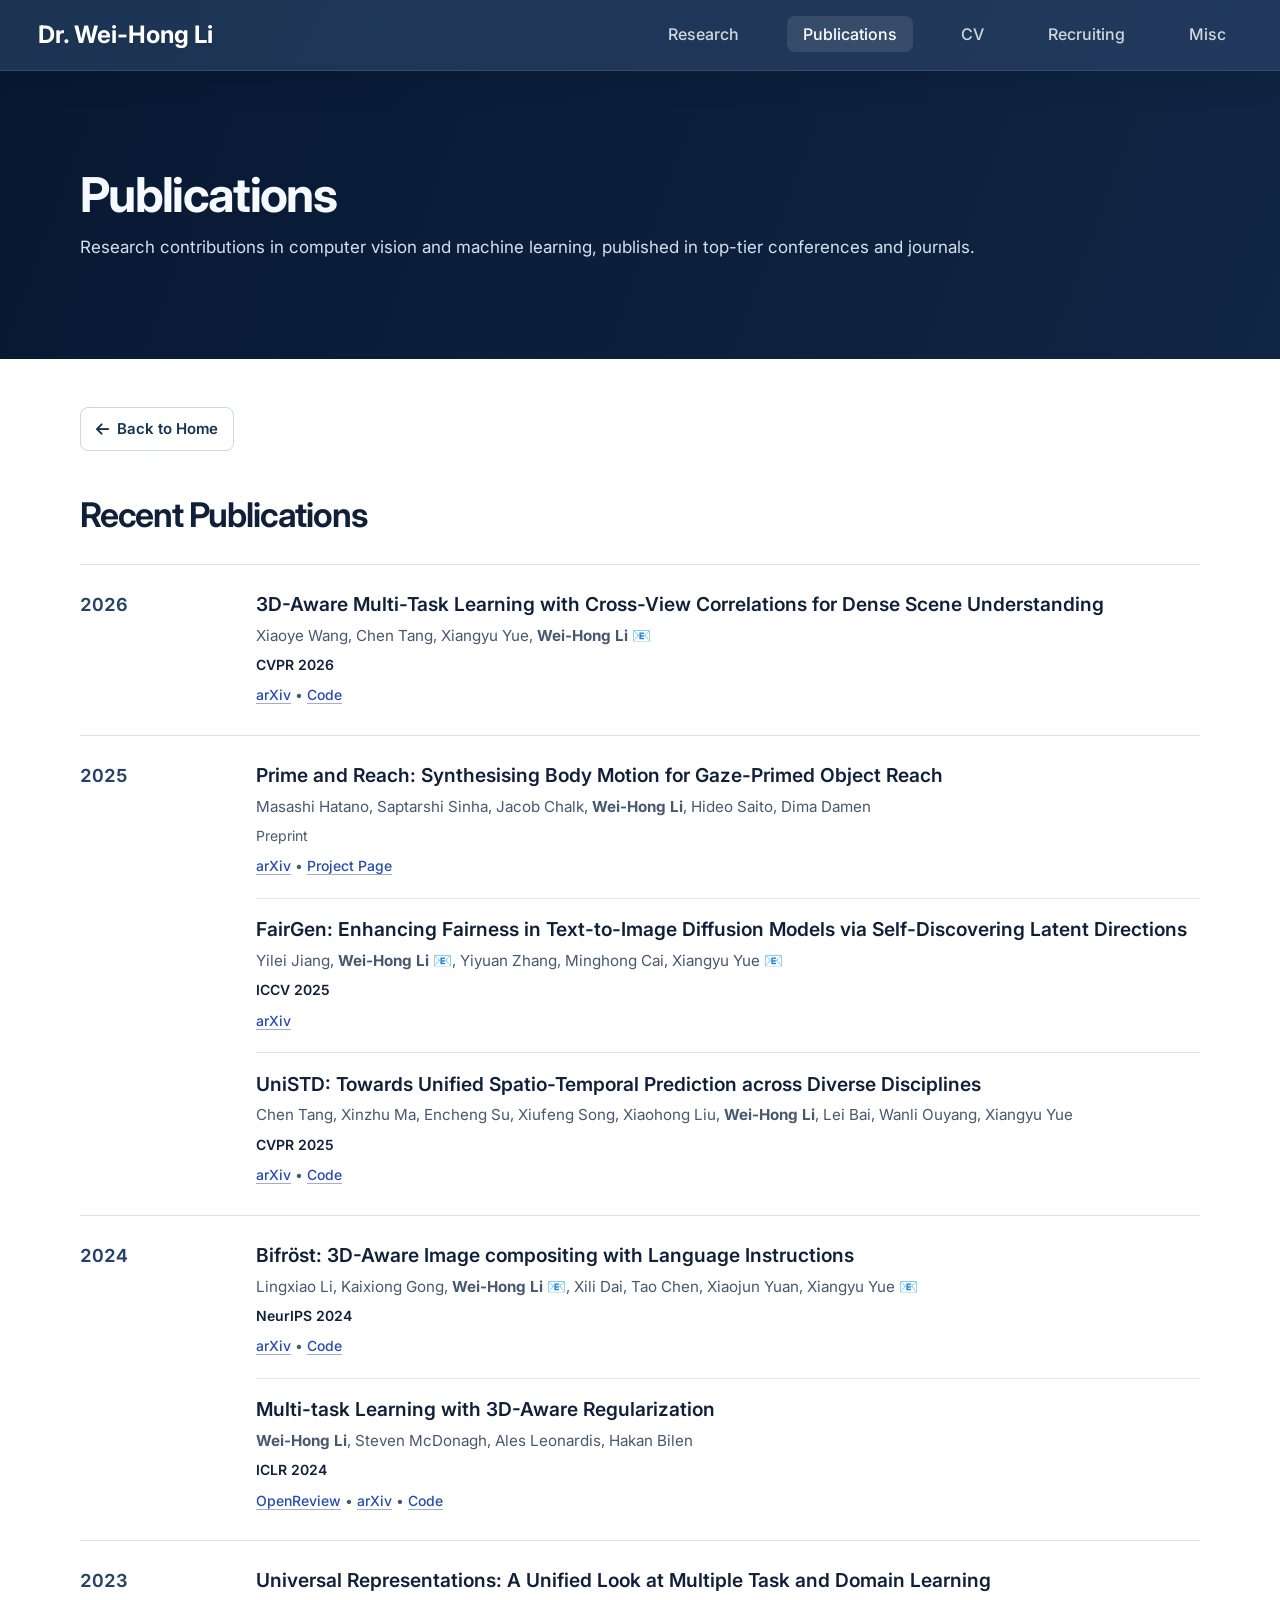
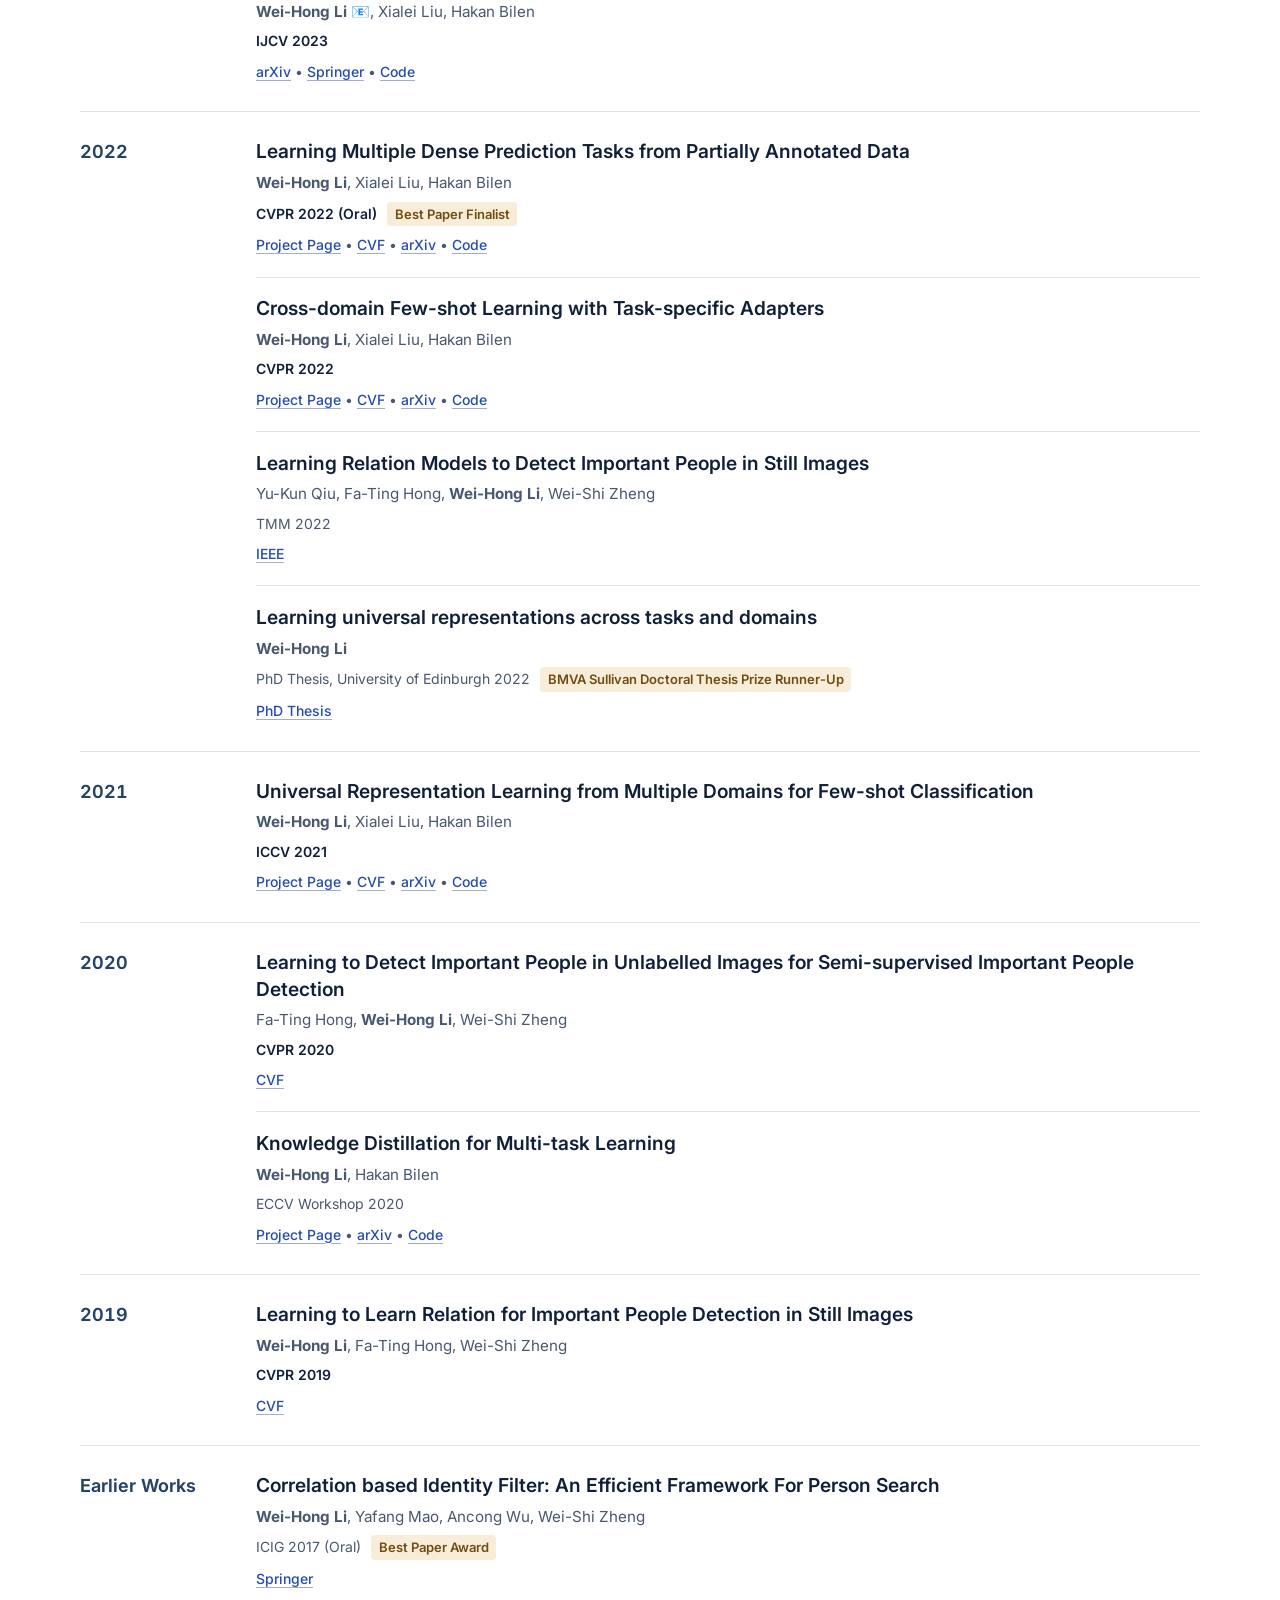
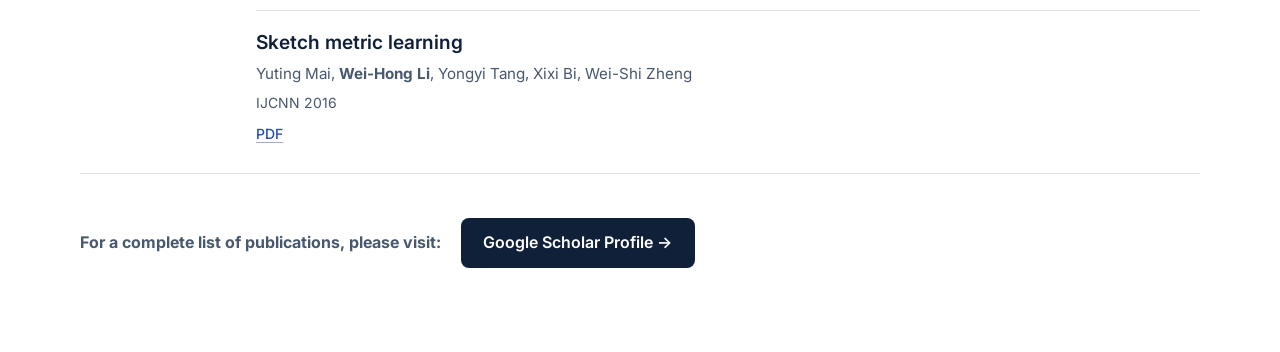
<file: publications.html>
<!DOCTYPE html>
<html lang="en">
<head>
    <meta charset="UTF-8">
    <meta name="viewport" content="width=device-width, initial-scale=1.0">
    <title>Publications - Dr. Wei-Hong Li</title>
    <meta name="description" content="Publications by Dr. Wei-Hong Li in computer vision and machine learning.">
    
    <link rel="icon" href="/images/favicon.ico">
    <link href="https://fonts.googleapis.com/css2?family=Inter:wght@300;400;500;600;700&display=swap" rel="stylesheet">
    <link href="https://cdnjs.cloudflare.com/ajax/libs/font-awesome/6.4.0/css/all.min.css" rel="stylesheet">
    
    <link rel="stylesheet" href="site-nav.css">
    <link rel="stylesheet" href="site-layout.css">
    <script src="site-nav.js" defer></script>
    <style>
        * {
            margin: 0;
            padding: 0;
            box-sizing: border-box;
        }
        
        :root {
            --ink: #102039;
            --muted: #48586f;
            --rule: #dbe2eb;
            --accent: #254cae;
        }

        body {
            font-family: Inter, system-ui, sans-serif;
            line-height: 1.6;
            color: var(--ink);
            background: #fff;
            min-height: 100vh;
        }

        .page-main :focus-visible {
            outline: 2px solid var(--accent);
            outline-offset: 4px;
        }
        
        .page-main > .container {
            max-width: calc(var(--site-header-width) + var(--site-gutter) + var(--site-gutter));
        }

        .page-header p {
            max-width: none;
        }
        
        .publications-section h2 {
            margin-bottom: clamp(1.125rem, 2.4vw, 1.75rem);
            font-size: clamp(1.5rem, 3vw, 2.125rem);
            font-weight: 650;
            line-height: 1.2;
            letter-spacing: -0.035em;
        }
        
        .publication-year {
            display: grid;
            gap: 0.625rem;
            padding-block: 1.375rem;
            border-top: 1px solid var(--rule);
        }

        .publication-year:last-of-type {
            border-bottom: 1px solid var(--rule);
        }

        .publication-year h3 {
            color: #244367;
            font-size: 1.125rem;
            font-weight: 650;
            font-variant-numeric: tabular-nums;
        }

        @media (min-width: 44rem) {
            .publication-year {
                grid-template-columns: 8rem minmax(0, 1fr);
                gap: clamp(1.25rem, 4vw, 3rem);
                padding-block: 1.625rem;
            }
        }
        
        .publication-item + .publication-item {
            margin-top: 1.1rem;
            padding-top: 1.1rem;
            border-top: 1px solid var(--rule);
        }
        
        .publication-item .title {
            margin-bottom: 0.375rem;
            font-size: clamp(1.0625rem, 2vw, 1.2rem);
            font-weight: 600;
            line-height: 1.4;
        }
        
        .publication-item .authors {
            margin-bottom: 0.375rem;
            color: var(--muted);
            font-size: 0.95rem;
        }

        .publication-item .authors strong {
            white-space: nowrap;
        }
        
        .publication-item .venue {
            display: flex;
            flex-wrap: wrap;
            align-items: baseline;
            gap: 0.3rem 0.65rem;
            margin-bottom: 0.375rem;
            color: var(--muted);
            font-size: 0.875rem;
        }
        
        .publication-item .venue .highlight {
            color: var(--ink);
            font-weight: 600;
        }
        
        .publication-item .venue .award {
            padding: 0.125rem 0.45rem;
            border-radius: 4px;
            color: #704c12;
            background: #f7edd9;
            font-size: 0.8125rem;
            font-weight: 600;
        }
        
        .publication-item .links {
            color: var(--muted);
            font-size: 0.875rem;
            line-height: 1.9;
        }
        
        .publication-item .links a {
            color: var(--accent);
            font-weight: 500;
            text-underline-offset: 0.2em;
            text-decoration-color: #a1aec5;
        }
        
        .publication-item .links a:hover {
            text-decoration-color: currentColor;
        }
        
        .btn {
            display: inline-block;
            padding: 0.75rem 1.4rem;
            border-radius: 8px;
            background: #102039;
            color: white;
            text-decoration: none;
            font-weight: 600;
        }
        
        .btn:hover {
            background: #233b5d;
        }

        .scholar-link {
            display: flex;
            flex-wrap: wrap;
            align-items: center;
            gap: 0.75rem 1.25rem;
            margin-top: 1.5rem;
            padding-block: 1.25rem;
            color: var(--muted);
        }
        
        /* Back to Top Button */
        .back-to-top {
            position: fixed;
            bottom: 2rem;
            right: 2rem;
            width: 50px;
            height: 50px;
            background: linear-gradient(90deg, #041E42, #0A2F5F);
            color: white;
            border: none;
            border-radius: 50%;
            cursor: pointer;
            display: flex;
            align-items: center;
            justify-content: center;
            font-size: 1.2rem;
            box-shadow: 0 4px 15px rgba(4, 30, 66, 0.4);
            transition: all 0.3s ease;
            opacity: 0;
            pointer-events: none;
            z-index: 1000;
        }
        
        .back-to-top:hover {
            transform: translateY(-3px) scale(1.1);
            box-shadow: 0 8px 25px rgba(4, 30, 66, 0.6);
        }
        
        @media (prefers-reduced-motion: reduce) {
            .back-to-top {
                transition: none;
            }
        }

        @media (max-width: 768px) {
            .back-to-top {
                right: 1rem;
                bottom: 1rem;
            }
        }
    </style>
</head>

<body>
    <!-- Navigation -->
    <nav class="site-nav" aria-label="Main navigation">
        <div class="site-nav__inner">
            <a class="site-nav__logo" href="index.html">Dr. Wei-Hong Li</a>
            <button class="site-nav__toggle" type="button" aria-label="Open navigation" aria-controls="primary-navigation" aria-expanded="false" hidden>
                <span class="site-nav__menu-icon" aria-hidden="true"></span>
            </button>
            <ul class="site-nav__links" id="primary-navigation">
                <li><a href="research.html">Research</a></li>
                <li><a href="publications.html" aria-current="page">Publications</a></li>
                <li><a href="cv.html">CV</a></li>
                <li><a href="recruiting.html">Recruiting</a></li>
                <li><a href="fitness.html">Misc</a></li>
            </ul>
        </div>
    </nav>

    <!-- Header -->
    <header class="page-header">
        <div class="container">
            <h1>Publications</h1>
            <p>
                Research contributions in computer vision and machine learning,
                published in <span class="keep-together">top-tier</span> conferences and journals.
            </p>
        </div>
    </header>

    <!-- Main Content -->
    <main class="page-main">
        <div class="container">
            <div class="page-actions">
                <a href="index.html" class="back-btn">
                    <i class="fas fa-arrow-left" aria-hidden="true"></i> Back to Home
                </a>
            </div>

            <!-- Publications List -->
            <section class="publications-section">
                <h2>Recent Publications</h2>

                <section class="publication-year">
                    <h3>2026</h3>
                    <div class="publication-list">
                        <div class="publication-item">
                            <div class="title">3D-Aware Multi-Task Learning with Cross-View Correlations for Dense Scene Understanding</div>
                            <div class="authors">Xiaoye Wang, Chen Tang, Xiangyu Yue, <strong>Wei-Hong Li</strong> 📧</div>
                            <div class="venue"><span class="highlight">CVPR 2026</span></div>
                            <div class="links">
                                <a href="https://arxiv.org/abs/2511.20646">arXiv</a> •
                                <a href="https://github.com/WeihongLi-ac/CrossView3DMTL">Code</a>
                            </div>
                        </div>
                    </div>
                </section>

                <section class="publication-year">
                    <h3>2025</h3>
                    <div class="publication-list">
                        <div class="publication-item">
                            <div class="title">Prime and Reach: Synthesising Body Motion for Gaze-Primed Object Reach</div>
                            <div class="authors">Masashi Hatano, Saptarshi Sinha, Jacob Chalk, <strong>Wei-Hong Li</strong>, Hideo Saito, Dima Damen</div>
                            <div class="venue">Preprint</div>
                            <div class="links">
                                <a href="https://arxiv.org/abs/2512.16456">arXiv</a> •
                                <a href="https://masashi-hatano.github.io/prime-and-reach/">Project Page</a>
                            </div>
                        </div>

                        <div class="publication-item">
                            <div class="title">FairGen: Enhancing Fairness in Text-to-Image Diffusion Models via Self-Discovering Latent Directions</div>
                            <div class="authors">Yilei Jiang, <strong>Wei-Hong Li</strong> 📧, Yiyuan Zhang, Minghong Cai, Xiangyu Yue 📧</div>
                            <div class="venue"><span class="highlight">ICCV 2025</span></div>
                            <div class="links">
                                <a href="https://www.arxiv.org/abs/2412.18810">arXiv</a>
                            </div>
                        </div>

                        <div class="publication-item">
                            <div class="title">UniSTD: Towards Unified Spatio-Temporal Prediction across Diverse Disciplines</div>
                            <div class="authors">Chen Tang, Xinzhu Ma, Encheng Su, Xiufeng Song, Xiaohong Liu, <strong>Wei-Hong Li</strong>, Lei Bai, Wanli Ouyang, Xiangyu Yue</div>
                            <div class="venue"><span class="highlight">CVPR 2025</span></div>
                            <div class="links">
                                <a href="https://arxiv.org/abs/2503.20748">arXiv</a> •
                                <a href="https://github.com/1hunters/UniSTD">Code</a>
                            </div>
                        </div>

                    </div>
                </section>

                <section class="publication-year">
                    <h3>2024</h3>
                    <div class="publication-list">
                        <div class="publication-item">
                            <div class="title">Bifröst: 3D-Aware Image compositing with Language Instructions</div>
                            <div class="authors">Lingxiao Li, Kaixiong Gong, <strong>Wei-Hong Li</strong> 📧, Xili Dai, Tao Chen, Xiaojun Yuan, Xiangyu Yue 📧</div>
                            <div class="venue"><span class="highlight">NeurIPS 2024</span></div>
                            <div class="links">
                                <a href="https://arxiv.org/pdf/2410.19079">arXiv</a> •
                                <a href="https://github.com/lingxiao-li/Bifrost">Code</a>
                            </div>
                        </div>

                        <div class="publication-item">
                            <div class="title">Multi-task Learning with 3D-Aware Regularization</div>
                            <div class="authors"><strong>Wei-Hong Li</strong>, Steven McDonagh, Ales Leonardis, Hakan Bilen</div>
                            <div class="venue"><span class="highlight">ICLR 2024</span></div>
                            <div class="links">
                                <a href="https://openreview.net/pdf?id=TwBY17Hgiy">OpenReview</a> •
                                <a href="https://arxiv.org/pdf/2310.00986.pdf">arXiv</a> •
                                <a href="https://github.com/VICO-UoE/3DAwareMTL">Code</a>
                            </div>
                        </div>
                    </div>
                </section>

                <section class="publication-year">
                    <h3>2023</h3>
                    <div class="publication-list">
                        <div class="publication-item">
                            <div class="title">Universal Representations: A Unified Look at Multiple Task and Domain Learning</div>
                            <div class="authors"><strong>Wei-Hong Li</strong> 📧, Xialei Liu, Hakan Bilen</div>
                            <div class="venue"><span class="highlight">IJCV 2023</span></div>
                            <div class="links">
                                <a href="https://arxiv.org/pdf/2204.02744.pdf">arXiv</a> •
                                <a href="https://link.springer.com/article/10.1007/s11263-023-01931-6">Springer</a> •
                                <a href="https://github.com/VICO-UoE/UniversalRepresentations">Code</a>
                            </div>
                        </div>
                    </div>
                </section>

                <section class="publication-year">
                    <h3>2022</h3>
                    <div class="publication-list">
                        <div class="publication-item">
                            <div class="title">Learning Multiple Dense Prediction Tasks from Partially Annotated Data</div>
                            <div class="authors"><strong>Wei-Hong Li</strong>, Xialei Liu, Hakan Bilen</div>
                            <div class="venue">
                                <span class="highlight">CVPR 2022 (Oral)</span>
                                <span class="award">Best Paper Finalist</span>
                            </div>
                            <div class="links">
                                <a href="https://groups.inf.ed.ac.uk/vico/research/MTPSL/">Project Page</a> •
                                <a href="https://openaccess.thecvf.com/content/CVPR2022/papers/Li_Learning_Multiple_Dense_Prediction_Tasks_From_Partially_Annotated_Data_CVPR_2022_paper.pdf">CVF</a> •
                                <a href="https://arxiv.org/pdf/2111.14893.pdf">arXiv</a> •
                                <a href="https://github.com/VICO-UoE/MTPSL">Code</a>
                            </div>
                        </div>

                        <div class="publication-item">
                            <div class="title">Cross-domain Few-shot Learning with Task-specific Adapters</div>
                            <div class="authors"><strong>Wei-Hong Li</strong>, Xialei Liu, Hakan Bilen</div>
                            <div class="venue"><span class="highlight">CVPR 2022</span></div>
                            <div class="links">
                                <a href="https://groups.inf.ed.ac.uk/vico/research/TSA/">Project Page</a> •
                                <a href="https://openaccess.thecvf.com/content/CVPR2022/papers/Li_Cross-Domain_Few-Shot_Learning_With_Task-Specific_Adapters_CVPR_2022_paper.pdf">CVF</a> •
                                <a href="https://arxiv.org/pdf/2107.00358.pdf">arXiv</a> •
                                <a href="https://github.com/VICO-UoE/URL">Code</a>
                            </div>
                        </div>

                        <div class="publication-item">
                            <div class="title">Learning Relation Models to Detect Important People in Still Images</div>
                            <div class="authors">Yu-Kun Qiu, Fa-Ting Hong, <strong>Wei-Hong Li</strong>, Wei-Shi Zheng</div>
                            <div class="venue">TMM 2022</div>
                            <div class="links">
                                <a href="https://ieeexplore.ieee.org/document/9907874">IEEE</a>
                            </div>
                        </div>

                        <div class="publication-item">
                            <div class="title">Learning universal representations across tasks and domains</div>
                            <div class="authors"><strong>Wei-Hong Li</strong></div>
                            <div class="venue">
                                PhD Thesis, University of Edinburgh 2022
                                <span class="award">BMVA Sullivan Doctoral Thesis Prize Runner-Up</span>
                            </div>
                            <div class="links">
                                <a href="https://era.ed.ac.uk/handle/1842/39625">PhD Thesis</a>
                            </div>
                        </div>
                    </div>
                </section>

                <section class="publication-year">
                    <h3>2021</h3>
                    <div class="publication-list">
                        <div class="publication-item">
                            <div class="title">Universal Representation Learning from Multiple Domains for Few-shot Classification</div>
                            <div class="authors"><strong>Wei-Hong Li</strong>, Xialei Liu, Hakan Bilen</div>
                            <div class="venue"><span class="highlight">ICCV 2021</span></div>
                            <div class="links">
                                <a href="https://groups.inf.ed.ac.uk/vico/research/URL/">Project Page</a> •
                                <a href="https://openaccess.thecvf.com/content/ICCV2021/papers/Li_Universal_Representation_Learning_From_Multiple_Domains_for_Few-Shot_Classification_ICCV_2021_paper.pdf">CVF</a> •
                                <a href="https://arxiv.org/pdf/2103.13841.pdf">arXiv</a> •
                                <a href="https://github.com/VICO-UoE/URL">Code</a>
                            </div>
                        </div>
                    </div>
                </section>

                <section class="publication-year">
                    <h3>2020</h3>
                    <div class="publication-list">
                        <div class="publication-item">
                            <div class="title">Learning to Detect Important People in Unlabelled Images for Semi-supervised Important People Detection</div>
                            <div class="authors">Fa-Ting Hong, <strong>Wei-Hong Li</strong>, Wei-Shi Zheng</div>
                            <div class="venue"><span class="highlight">CVPR 2020</span></div>
                            <div class="links">
                                <a href="https://openaccess.thecvf.com/content_CVPR_2020/papers/Hong_Learning_to_Detect_Important_People_in_Unlabelled_Images_for_Semi-Supervised_CVPR_2020_paper.pdf">CVF</a>
                            </div>
                        </div>

                        <div class="publication-item">
                            <div class="title">Knowledge Distillation for Multi-task Learning</div>
                            <div class="authors"><strong>Wei-Hong Li</strong>, Hakan Bilen</div>
                            <div class="venue">ECCV Workshop 2020</div>
                            <div class="links">
                                <a href="https://WeihongLi-ac.github.io/Research/KD-MTL/KD-MTL.htm">Project Page</a> •
                                <a href="https://arxiv.org/pdf/2007.06889.pdf">arXiv</a> •
                                <a href="https://github.com/VICO-UoE/KD4MTL">Code</a>
                            </div>
                        </div>
                    </div>
                </section>

                <section class="publication-year">
                    <h3>2019</h3>
                    <div class="publication-list">
                        <div class="publication-item">
                            <div class="title">Learning to Learn Relation for Important People Detection in Still Images</div>
                            <div class="authors"><strong>Wei-Hong Li</strong>, Fa-Ting Hong, Wei-Shi Zheng</div>
                            <div class="venue"><span class="highlight">CVPR 2019</span></div>
                            <div class="links">
                                <a href="https://openaccess.thecvf.com/content_CVPR_2019/papers/Li_Learning_to_Learn_Relation_for_Important_People_Detection_in_Still_CVPR_2019_paper.pdf">CVF</a>
                            </div>
                        </div>
                    </div>
                </section>

                <section class="publication-year">
                    <h3>Earlier Works</h3>
                    <div class="publication-list">
                        <div class="publication-item">
                            <div class="title">Correlation based Identity Filter: An Efficient Framework For Person Search</div>
                            <div class="authors"><strong>Wei-Hong Li</strong>, Yafang Mao, Ancong Wu, Wei-Shi Zheng</div>
                            <div class="venue">
                                ICIG 2017 (Oral)
                                <span class="award">Best Paper Award</span>
                            </div>
                            <div class="links">
                                <a href="https://link.springer.com/chapter/10.1007/978-3-319-71607-7_22">Springer</a>
                            </div>
                        </div>

                        <div class="publication-item">
                            <div class="title">Sketch metric learning</div>
                            <div class="authors">Yuting Mai, <strong>Wei-Hong Li</strong>, Yongyi Tang, Xixi Bi, Wei-Shi Zheng</div>
                            <div class="venue">IJCNN 2016</div>
                            <div class="links">
                                <a href="https://WeihongLi-ac.github.io/papers/Sketch_Metric_Learning.pdf">PDF</a>
                            </div>
                        </div>
                    </div>
                </section>

                <div class="scholar-link">
                    <p><strong>For a complete list of publications, please visit:</strong></p>
                    <a href="https://scholar.google.com/citations?user=xKKsIxcAAAAJ&hl=zh-CN&authuser=1" class="btn btn-primary">Google Scholar Profile →</a>
                </div>
            </section>
        </div>
    </main>

    <!-- Back to Top Button -->
    <button class="back-to-top" onclick="scrollToTop()" title="Back to top">
        <i class="fas fa-arrow-up"></i>
    </button>

    <script>
        // Back to top functionality
        function scrollToTop() {
            window.scrollTo({
                top: 0,
                behavior: 'smooth'
            });
        }
        
        // Show/hide back to top button
        window.addEventListener('scroll', () => {
            const backToTopBtn = document.querySelector('.back-to-top');
            if (backToTopBtn) {
                if (window.scrollY > 300) {
                    backToTopBtn.style.opacity = '1';
                    backToTopBtn.style.pointerEvents = 'auto';
                } else {
                    backToTopBtn.style.opacity = '0';
                    backToTopBtn.style.pointerEvents = 'none';
                }
            }
        });
        
    </script>

</body>
</html>
</file>
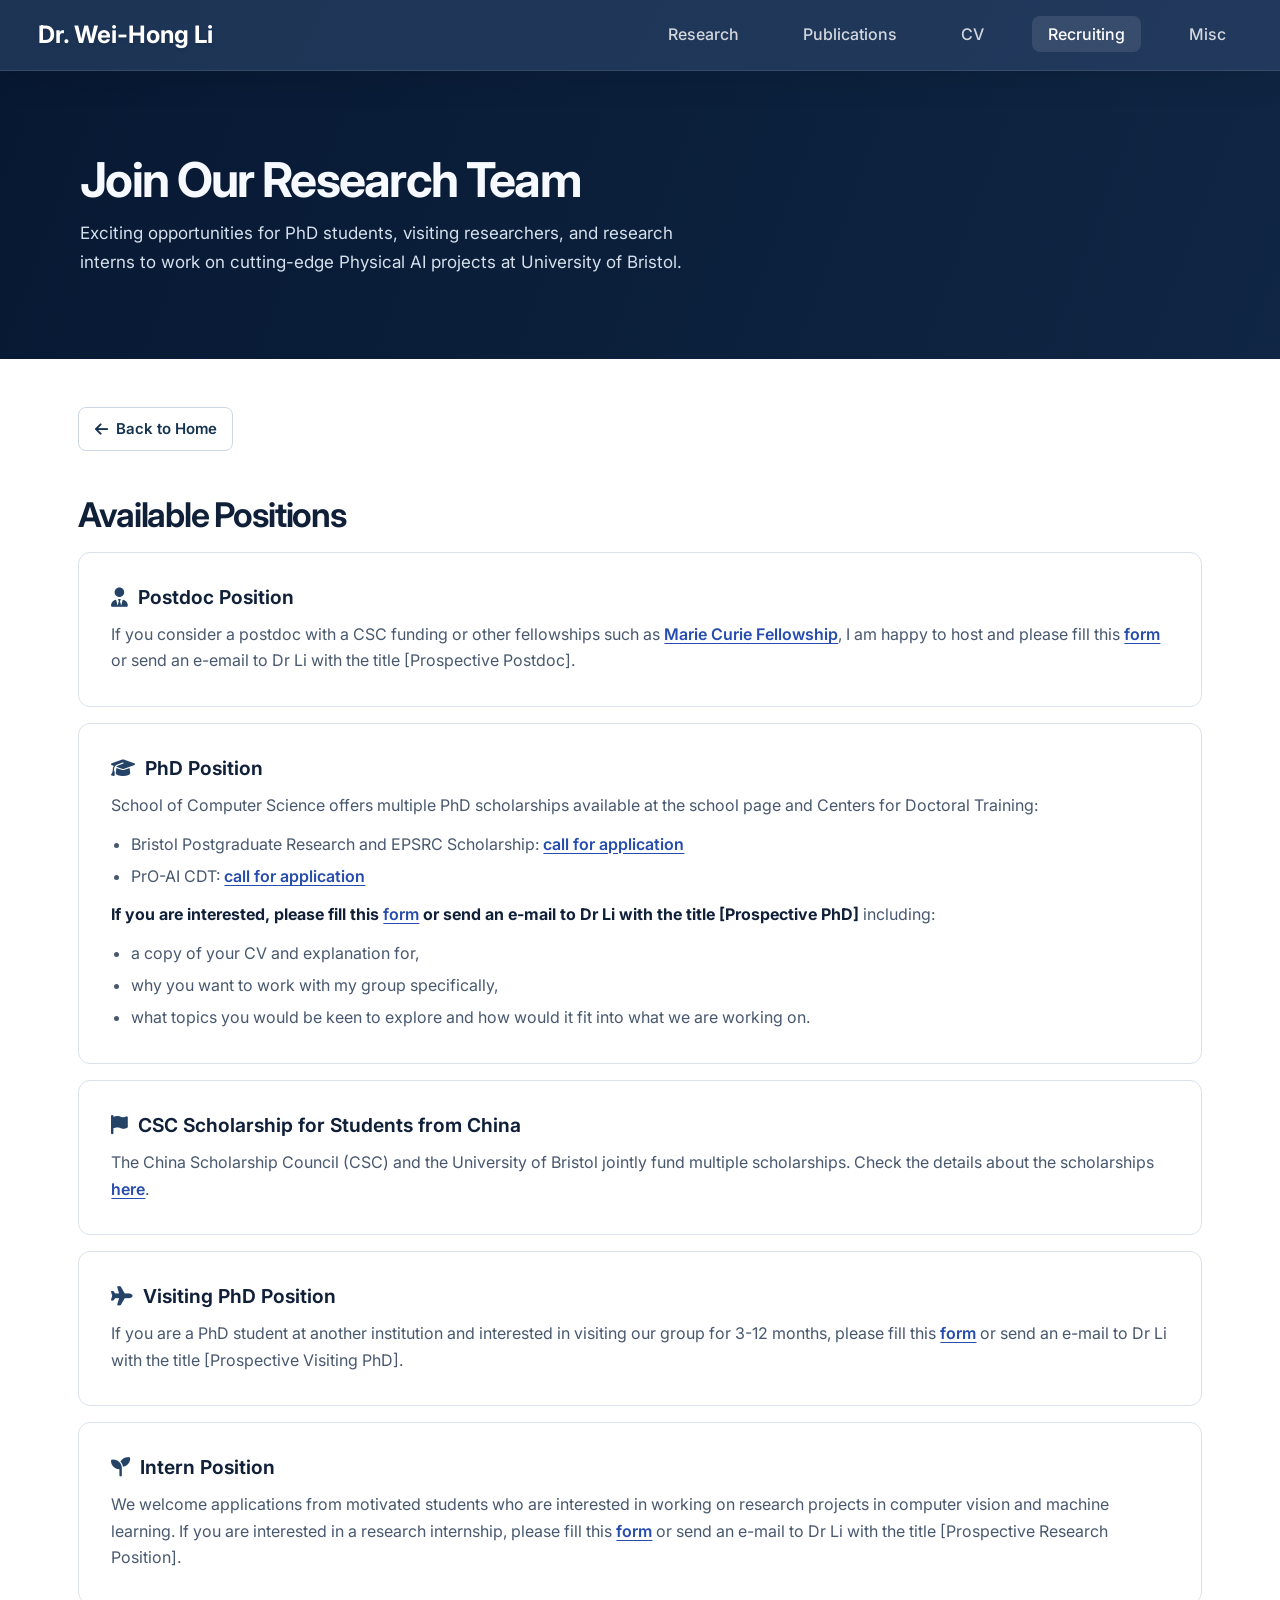
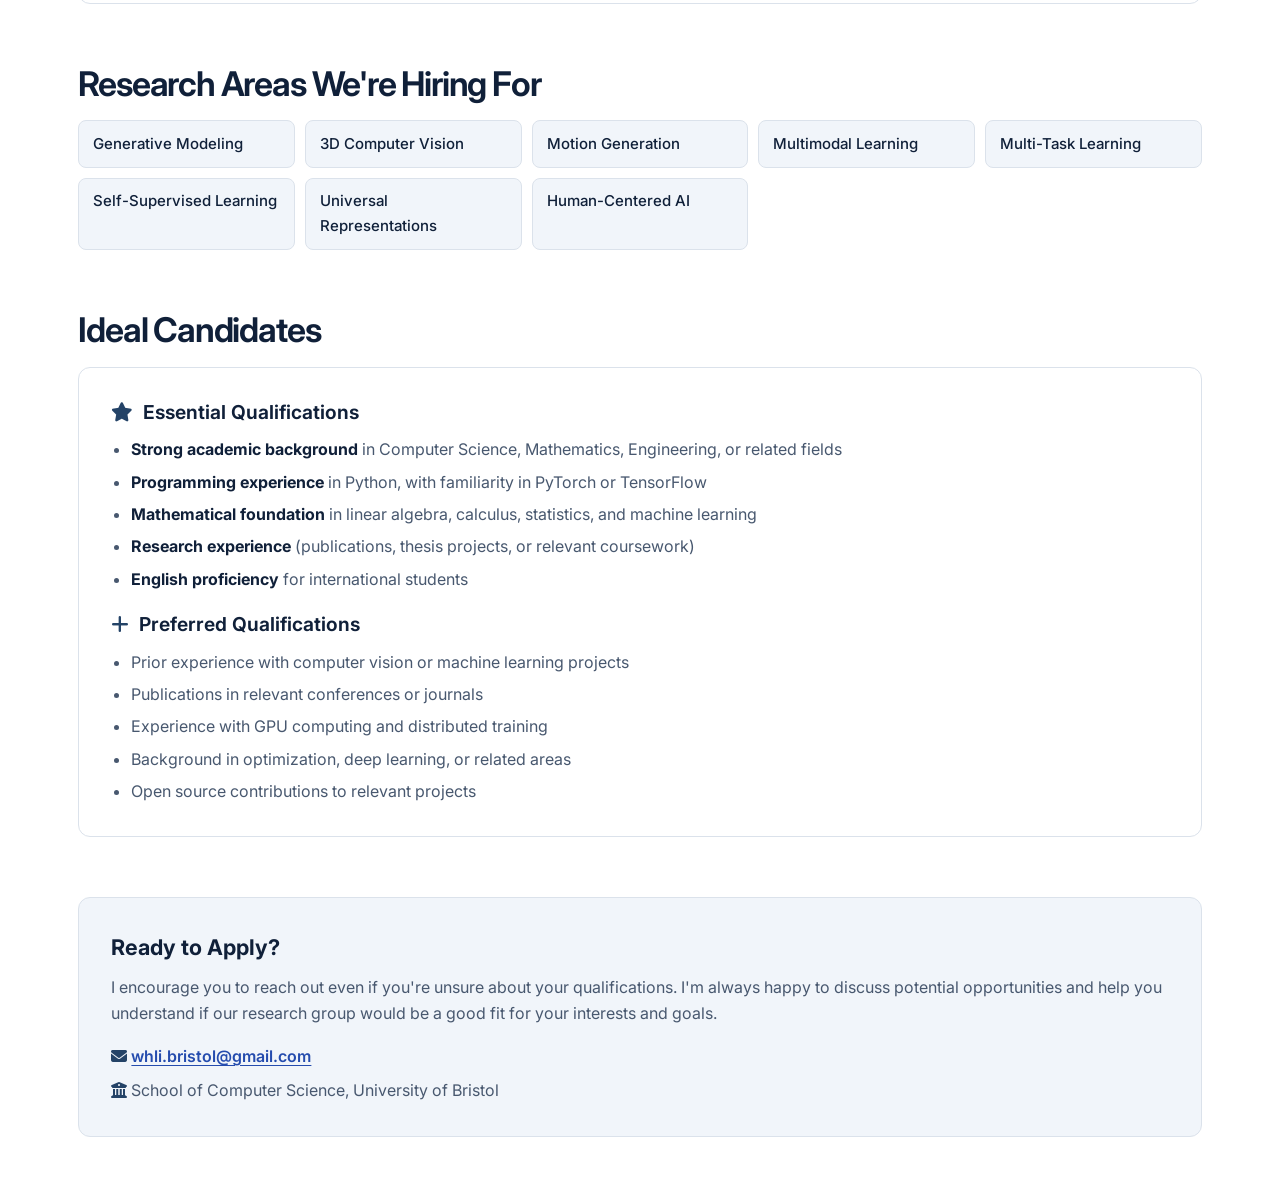
<file: recruiting.html>
<!DOCTYPE html>
<html lang="en">
<head>
    <meta charset="UTF-8">
    <meta name="viewport" content="width=device-width, initial-scale=1.0">
    <title>Recruiting | Dr. Wei-Hong Li</title>
    <meta name="description" content="PhD and research opportunities at University of Bristol with Dr. Wei-Hong Li">
    
    <link rel="icon" href="/images/favicon.ico">
    <link href="https://fonts.googleapis.com/css2?family=Inter:wght@300;400;500;600;700&display=swap" rel="stylesheet">
    <link href="https://cdnjs.cloudflare.com/ajax/libs/font-awesome/6.4.0/css/all.min.css" rel="stylesheet">
    
    <link rel="stylesheet" href="site-nav.css">
    <link rel="stylesheet" href="site-layout.css">
    <script src="site-nav.js" defer></script>
    <style>
        :root {
            --ink: #102039;
            --muted: #48586f;
            --rule: #dbe2eb;
            --accent: #254cae;
        }

        * {
            margin: 0;
            padding: 0;
            box-sizing: border-box;
        }

        body {
            font-family: Inter, system-ui, sans-serif;
            line-height: 1.65;
            color: var(--ink);
            background: #fff;
            min-height: 100vh;
        }

        .recruiting-container { max-width: 75rem; }

        .page-main a { text-underline-offset: 0.2em; }
        .page-main a:focus-visible { outline: 2px solid var(--accent); outline-offset: 3px; }

        .section { margin-bottom: clamp(2.25rem, 5vw, 3.75rem); }

        .section > h2 {
            margin-bottom: 1rem;
            color: var(--ink);
            font-size: clamp(1.5rem, 3vw, 2.125rem);
            font-weight: 650;
            line-height: 1.2;
            letter-spacing: -0.035em;
        }

        .opportunities { display: grid; gap: 1rem; }

        .opportunity-card {
            padding: clamp(1.125rem, 3vw, 2rem);
            border: 1px solid var(--rule);
            border-radius: 12px;
            background: #fff;
        }

        .opportunity-card h3 {
            display: flex;
            align-items: baseline;
            gap: 0.625rem;
            margin-bottom: 0.65rem;
            color: var(--ink);
            font-size: 1.2rem;
            font-weight: 650;
            line-height: 1.35;
        }

        .opportunity-card h3:not(:first-child) { margin-top: 1.25rem; }

        .opportunity-card i,
        .contact-info i { color: #244367; }

        .opportunity-card p,
        .opportunity-card ul,
        .contact-info p { color: var(--muted); }

        .opportunity-card p,
        .opportunity-card ul {
            margin-bottom: 0.75rem;
        }

        .opportunity-card ul { padding-left: 1.25rem; }
        .opportunity-card li + li { margin-top: 0.375rem; }
        .opportunity-card > :last-child { margin-bottom: 0; }
        .opportunity-card strong { color: var(--ink); }

        .opportunity-card a,
        .contact-info a {
            color: var(--accent);
            font-weight: 600;
        }

        .opportunity-card a:hover,
        .contact-info a:hover { color: #041e42; }

        .research-areas-grid {
            display: grid;
            grid-template-columns: repeat(auto-fit, minmax(min(200px, 100%), 1fr));
            gap: 0.625rem;
        }

        .research-tag {
            padding: 0.65rem 0.875rem;
            border: 1px solid var(--rule);
            border-radius: 8px;
            background: #f1f5fa;
            color: var(--ink);
            font-size: 0.9375rem;
            font-weight: 500;
        }

        .contact-info {
            padding: clamp(1.125rem, 3vw, 2rem);
            border: 1px solid var(--rule);
            border-radius: 12px;
            background: #f1f5fa;
        }

        .contact-info h2 { margin-bottom: 0.5rem; font-size: 1.35rem; }
        .contact-info p + p { margin-top: 0.5rem; }
        .contact-info p:first-of-type + p { margin-top: 1rem; }
        .contact-info a { overflow-wrap: anywhere; }
    </style>
</head>

<body>
    <!-- Navigation -->
    <nav class="site-nav" aria-label="Main navigation">
        <div class="site-nav__inner">
            <a class="site-nav__logo" href="index.html">Dr. Wei-Hong Li</a>
            <button class="site-nav__toggle" type="button" aria-label="Open navigation" aria-controls="primary-navigation" aria-expanded="false" hidden>
                <span class="site-nav__menu-icon" aria-hidden="true"></span>
            </button>
            <ul class="site-nav__links" id="primary-navigation">
                <li><a href="research.html">Research</a></li>
                <li><a href="publications.html">Publications</a></li>
                <li><a href="cv.html">CV</a></li>
                <li><a href="recruiting.html" aria-current="page">Recruiting</a></li>
                <li><a href="fitness.html">Misc</a></li>
            </ul>
        </div>
    </nav>

    <!-- Header -->
    <header class="page-header">
        <div class="container">
            <h1>Join Our Research Team</h1>
            <p>
                Exciting opportunities for PhD students, visiting researchers, and research interns
                to work on <span class="keep-together">cutting-edge</span> Physical AI projects at University of Bristol.
            </p>
        </div>
    </header>

    <!-- Main Content -->
    <main class="page-main">
        <div class="container recruiting-container">
            <div class="page-actions">
                <a href="index.html" class="back-btn">
                    <i class="fas fa-arrow-left" aria-hidden="true"></i> Back to Home
                </a>
            </div>

            <!-- Current Opportunities -->
            <section class="section">
                <h2>Available Positions</h2>
                <div class="opportunities">
                    <div class="opportunity-card">
                        <h3><i class="fas fa-user-tie" aria-hidden="true"></i> Postdoc Position</h3>
                        <p>
                            If you consider a postdoc with a CSC funding or other fellowships such as <a href="https://marie-sklodowska-curie-actions.ec.europa.eu/actions/postdoctoral-fellowships">Marie Curie Fellowship</a>, I am happy to host and please fill this <a href="https://docs.google.com/forms/d/e/1FAIpQLSeueI4kdXnJxqFL6viIbqwU1eaFEmVZi-xHPGxLydtZOnCFVQ/viewform?usp=header">form</a> or send an e-email to Dr Li with the title [Prospective Postdoc].
                        </p>
                    </div>

                    <div class="opportunity-card">
                        <h3><i class="fas fa-graduation-cap" aria-hidden="true"></i> PhD Position</h3>
                        <p>
                            School of Computer Science offers multiple PhD scholarships available at the school page and Centers for Doctoral Training:
                        </p>
                        <ul>
                            <li>Bristol Postgraduate Research and EPSRC Scholarship: <a href="https://www.bristol.ac.uk/science-engineering/postgraduate-research/pgr-scholarships/">call for application</a></li>
                            <li>PrO-AI CDT: <a href="https://www.bristol.ac.uk/cdt/practice-oriented-ai/">call for application</a></li>
                        </ul>
                        <p>
                            <strong>If you are interested, please fill this <a href="https://docs.google.com/forms/d/e/1FAIpQLSeueI4kdXnJxqFL6viIbqwU1eaFEmVZi-xHPGxLydtZOnCFVQ/viewform?usp=header">form</a> or send an e-mail to Dr Li with the title [Prospective PhD]</strong> including:
                        </p>
                        <ul>
                            <li>a copy of your CV and explanation for,</li>
                            <li>why you want to work with my group specifically,</li>
                            <li>what topics you would be keen to explore and how would it fit into what we are working on.</li>
                        </ul>
                    </div>
                    <div class="opportunity-card">
                        <h3><i class="fas fa-flag" aria-hidden="true"></i> CSC Scholarship for Students from China</h3>
                        <p>
                            The China Scholarship Council (CSC) and the University of Bristol jointly fund multiple scholarships. Check the details about the scholarships <a href="https://www.bristol.ac.uk/students/support/finances/scholarships/china-scholarship-council/" target="_blank">here</a>.
                        </p>
                    </div>
                    <div class="opportunity-card">
                        <h3><i class="fas fa-plane" aria-hidden="true"></i>Visiting PhD Position</h3>
                        <p>
                            If you are a PhD student at another institution and interested in visiting our group for 3-12 months, please fill this <a href="https://docs.google.com/forms/d/e/1FAIpQLSeueI4kdXnJxqFL6viIbqwU1eaFEmVZi-xHPGxLydtZOnCFVQ/viewform?usp=header">form</a> or send an e-mail to Dr Li with the title [Prospective Visiting PhD].
                        </p>
                    </div>
                    <div class="opportunity-card">
                        <h3><i class="fas fa-seedling" aria-hidden="true"></i>Intern Position</h3>
                        <p>
                            We welcome applications from motivated students who are interested in working on research projects in computer vision and machine learning. If you are interested in a research internship, please fill this <a href="https://docs.google.com/forms/d/e/1FAIpQLSd-F8NS3eKARn4OOhEsvuZYrSQjA--NScSjxwg8XYCocEVw1g/viewform?usp=header">form</a> or send an e-mail to Dr Li with the title [Prospective Research Position].
                        </p>
                    </div>
                </div>
            </section>

            <!-- Research Areas -->
            <section class="section">
                <h2>Research Areas We're Hiring For</h2>
                <div class="research-areas-grid">
                    <div class="research-tag">Generative Modeling</div>
                    <div class="research-tag">3D Computer Vision</div>
                    <div class="research-tag">Motion Generation</div>
                    <div class="research-tag">Multimodal Learning</div>
                    <div class="research-tag">Multi-Task Learning</div>
                    <div class="research-tag">Self-Supervised Learning</div>
                    <div class="research-tag">Universal Representations</div>
                    <div class="research-tag">Human-Centered AI</div>
                </div>
            </section>

            <!-- What We're Looking For -->
            <section class="section">
                <h2>Ideal Candidates</h2>
                <div class="opportunity-card">
                    <h3><i class="fas fa-star" aria-hidden="true"></i> Essential Qualifications</h3>
                    <ul>
                        <li><strong>Strong academic background</strong> in Computer Science, Mathematics, Engineering, or related fields</li>
                        <li><strong>Programming experience</strong> in Python, with familiarity in PyTorch or TensorFlow</li>
                        <li><strong>Mathematical foundation</strong> in linear algebra, calculus, statistics, and machine learning</li>
                        <li><strong>Research experience</strong> (publications, thesis projects, or relevant coursework)</li>
                        <li><strong>English proficiency</strong> for international students</li>
                    </ul>
                    
                    <h3><i class="fas fa-plus" aria-hidden="true"></i> Preferred Qualifications</h3>
                    <ul>
                        <li>Prior experience with computer vision or machine learning projects</li>
                        <li>Publications in relevant conferences or journals</li>
                        <li>Experience with GPU computing and distributed training</li>
                        <li>Background in optimization, deep learning, or related areas</li>
                        <li>Open source contributions to relevant projects</li>
                    </ul>
                </div>
            </section>

            <!-- Contact Information -->
            <div class="contact-info">
                <h2>Ready to Apply?</h2>
                <p>
                    I encourage you to reach out even if you're unsure about your qualifications. 
                    I'm always happy to discuss potential opportunities and help you understand 
                    if our research group would be a good fit for your interests and goals.
                </p>
                <p>
                    <i class="fas fa-envelope" aria-hidden="true"></i>
                    <a href="mailto:whli.bristol@gmail.com">whli.bristol@gmail.com</a>
                </p>
                <p>
                    <i class="fas fa-university" aria-hidden="true"></i>
                    School of Computer Science, University of Bristol
                </p>
            </div>
        </div>
    </main>

    <!-- JavaScript -->
    <script>
        // Smooth scrolling
        document.querySelectorAll('a[href^="#"]').forEach(anchor => {
            anchor.addEventListener('click', function (e) {
                e.preventDefault();
                const target = document.querySelector(this.getAttribute('href'));
                if (target) {
                    target.scrollIntoView({
                        behavior: 'smooth',
                        block: 'start'
                    });
                }
            });
        });

    </script>
</body>
</html>
</file>
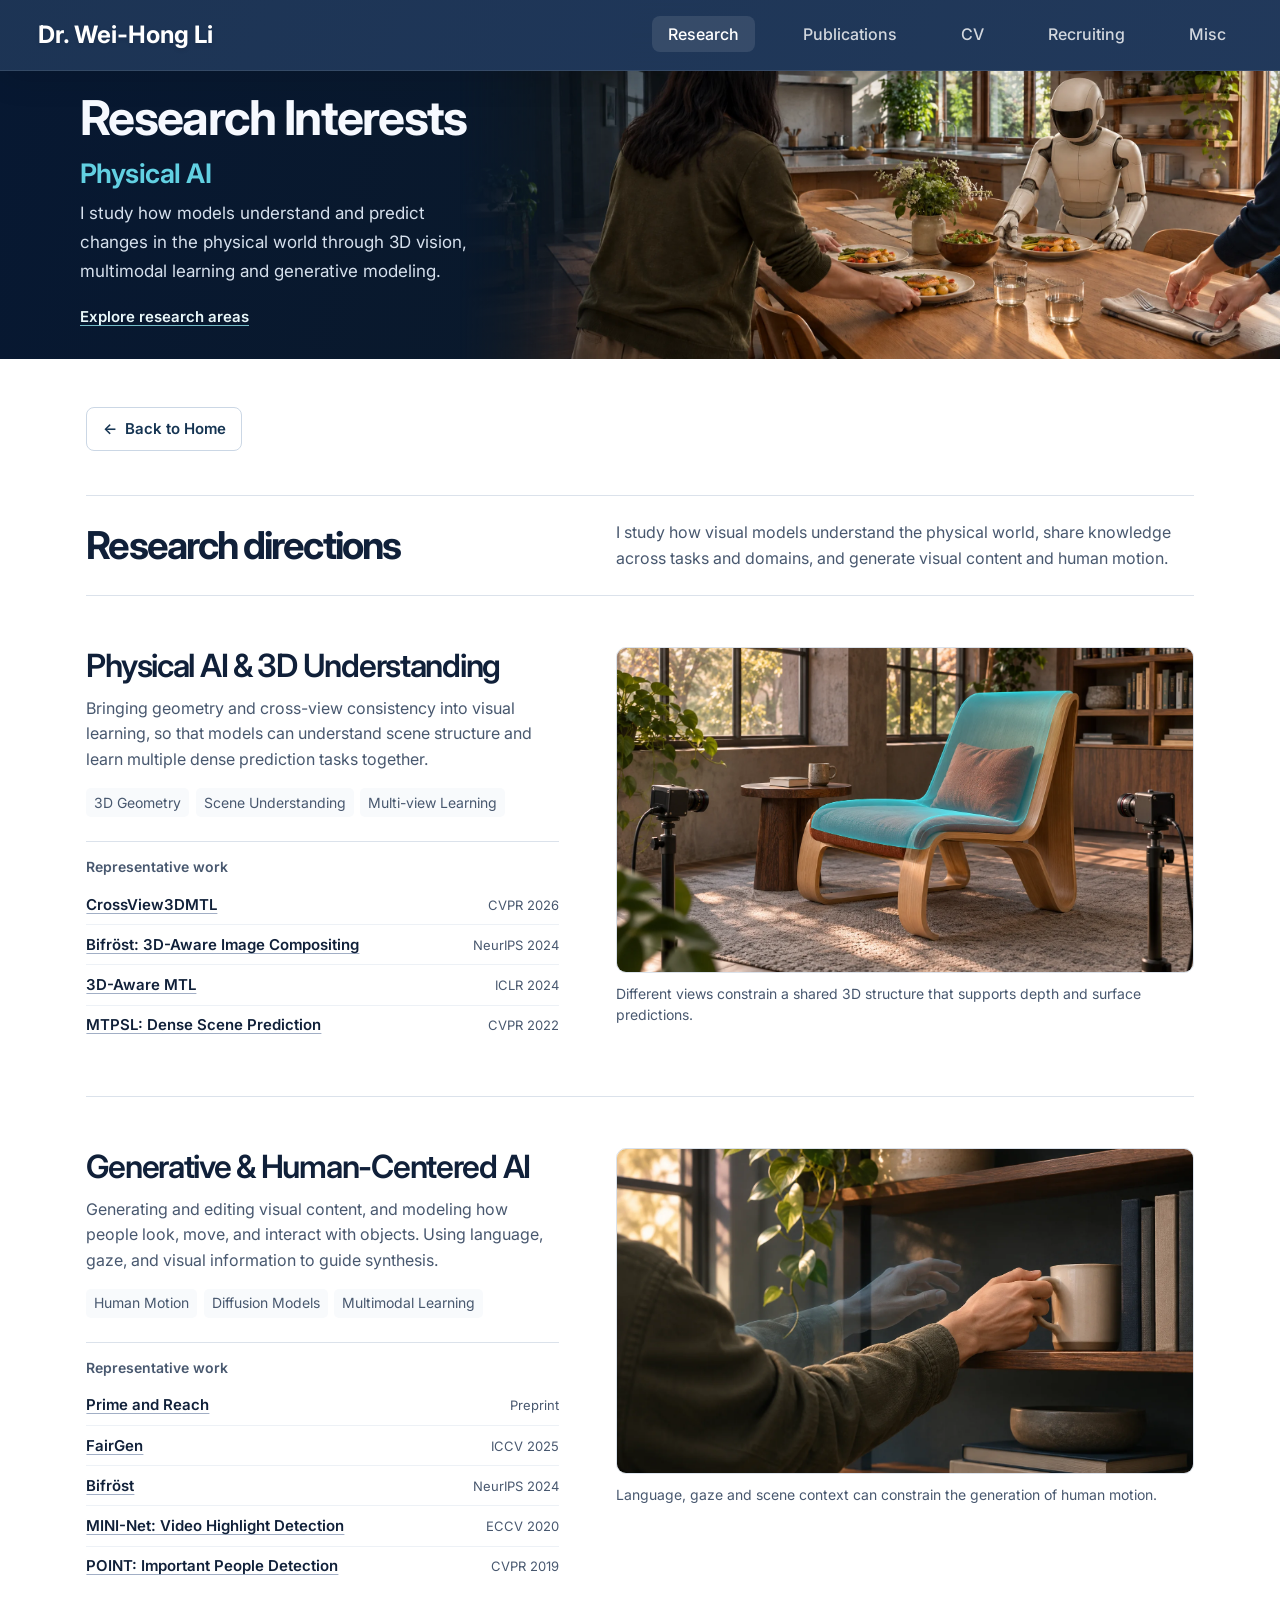
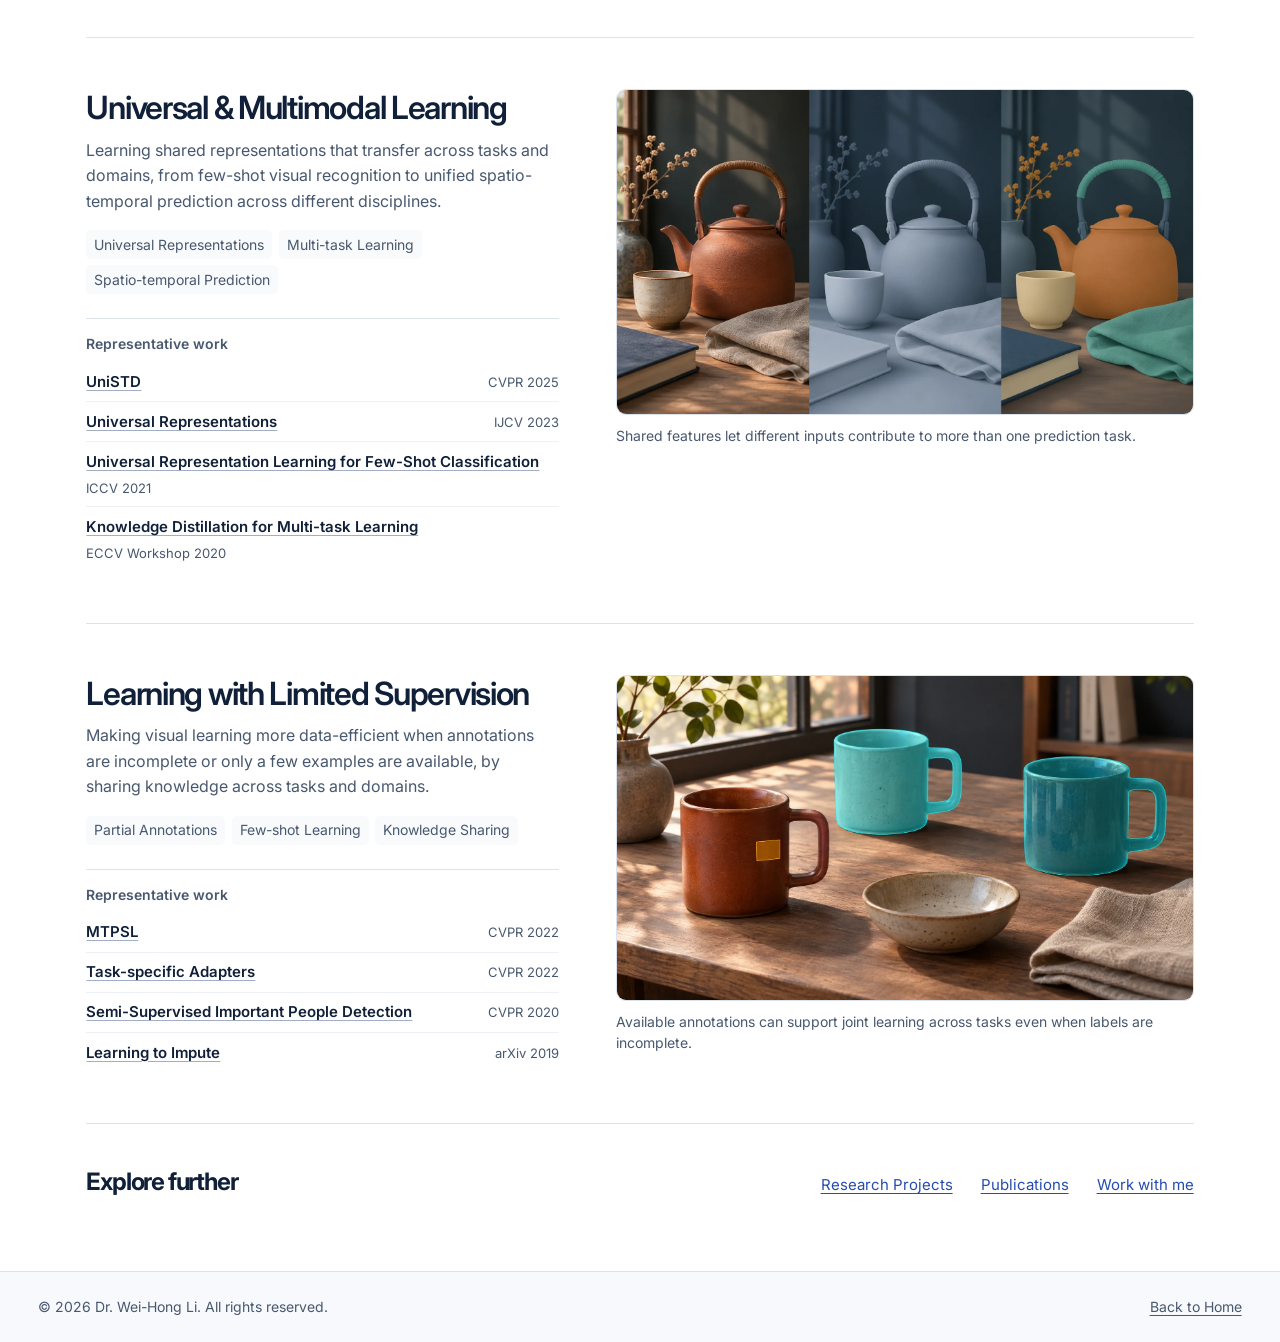
<file: research-interests.html>
<!DOCTYPE html>
<html lang="en">
<head>
    <meta charset="UTF-8">
    <meta name="viewport" content="width=device-width, initial-scale=1.0">
    <title>Research Interests | Dr. Wei-Hong Li</title>
    <meta name="description" content="Research interests of Dr. Wei-Hong Li at the University of Bristol: Physical AI, 3D vision, generative modeling, multimodal learning, and universal representations.">
    <meta name="theme-color" content="#041e42">
    <link rel="preconnect" href="https://fonts.googleapis.com">
    <link rel="preconnect" href="https://fonts.gstatic.com" crossorigin>
    <link href="https://fonts.googleapis.com/css2?family=Inter:wght@400;500;600;700&amp;display=swap" rel="stylesheet">
    <link rel="stylesheet" href="site-nav.css">
    <link rel="stylesheet" href="site-layout.css">
    <link rel="stylesheet" href="research-hero.css">
    <script src="site-nav.js" defer></script>
    <style>
        *, *::before, *::after { box-sizing: border-box; }

        :root {
            --ink: #102039;
            --muted: #48586f;
            --rule: #dbe2eb;
            --accent: #254cae;
        }

        html { scroll-behavior: smooth; scroll-padding-top: calc(var(--site-nav-height, 4.5rem) + 1.5rem); }
        body {
            margin: 0;
            color: var(--ink);
            background: #fff;
            font-family: Inter, system-ui, sans-serif;
            line-height: 1.6;
        }
        h1, h2, h3, h4, p, figure, ul { margin: 0; }
        a { color: inherit; text-underline-offset: 0.22em; }
        button { font: inherit; }
        :focus-visible { outline: 2px solid var(--accent); outline-offset: 4px; }
        .skip-link {
            position: fixed;
            top: 0.75rem;
            left: var(--site-gutter);
            z-index: 1100;
            padding: 0.65rem 1rem;
            color: var(--ink);
            background: white;
            transform: translateY(-150%);
        }
        .skip-link:focus { transform: none; }

        .hero-focus {
            margin-bottom: 1.1rem;
            color: #62d0e2;
            font-size: clamp(1.35rem, 2.35vw, 2rem);
            font-weight: 650;
            letter-spacing: -0.02em;
            line-height: 1.2;
        }
        .hero-cta {
            display: inline-flex;
            align-items: center;
            min-height: 2.75rem;
            margin-top: 1rem;
            color: #eaf8fa;
            font-size: 0.9375rem;
            font-weight: 600;
            text-decoration-color: #74bdc9;
        }
        .hero-cta:hover { text-decoration-color: currentColor; }
        .research-hero :focus-visible { outline-color: #6ed4e5; }

        @media (min-width: 64rem) {
            .page-main.container {
                padding-inline: calc(var(--site-gutter) + 3rem);
            }

            .hero-focus {
                margin-bottom: 0.65rem;
                font-size: clamp(1.25rem, 2.1vw, 1.75rem);
            }

            .hero-cta { margin-top: 0.55rem; }
        }

        .research-intro {
            display: grid;
            grid-template-columns: minmax(0, 0.9fr) minmax(0, 1.1fr);
            gap: clamp(1.75rem, 4.5vw, 4rem);
            padding-block: 1.5rem;
            align-items: center;
            border-top: 1px solid var(--rule);
            border-bottom: 1px solid var(--rule);
        }
        .research h2, .explore-more h2 {
            font-size: clamp(1.75rem, 3vw, 2.5rem);
            font-weight: 700;
            line-height: 1.15;
            letter-spacing: -0.05em;
        }
        .research-intro p, .area-copy p { max-width: 60ch; color: var(--muted); }
        .research-area {
            display: grid;
            grid-template:
                "copy visual" auto
                "work visual" 1fr /
                minmax(0, 0.9fr) minmax(0, 1.1fr);
            align-items: start;
            gap: 1.5rem clamp(1.75rem, 4.5vw, 4rem);
            padding-block: clamp(1.75rem, 4vw, 3.25rem);
            border-bottom: 1px solid var(--rule);
        }
        .area-copy { grid-area: copy; }
        .related-work {
            grid-area: work;
            border-top: 1px solid var(--rule);
            padding-top: 0.875rem;
        }
        .area-figure {
            grid-area: visual;
            min-width: 0;
        }
        .area-figure img {
            display: block;
            width: 100%;
            height: auto;
            border: 1px solid var(--rule);
            border-radius: 10px;
            color: #d6e0ed;
            background: #021127;
        }
        .area-figure figcaption {
            margin-top: 0.65rem;
            color: var(--muted);
            font-size: 0.875rem;
            line-height: 1.5;
        }
        .research-area h3 {
            margin-bottom: 0.625rem;
            font-size: clamp(1.375rem, 2.6vw, 2rem);
            font-weight: 600;
            line-height: 1.2;
            letter-spacing: -0.04em;
        }
        .topics {
            display: flex;
            flex-wrap: wrap;
            gap: 0.4rem;
            margin-top: 1rem;
            padding: 0;
            list-style: none;
            color: var(--muted);
            font-size: 0.875rem;
        }
        .topics li {
            padding: 0.2rem 0.5rem;
            border-radius: 5px;
            background: var(--site-surface);
        }
        .related-work h4 {
            margin-bottom: 0.4rem;
            color: var(--muted);
            font-size: 0.875rem;
            font-weight: 600;
        }
        .work-links { padding: 0; list-style: none; }
        .work-links li + li { border-top: 1px solid #edf1f6; }
        .work-links a {
            display: flex;
            justify-content: space-between;
            align-items: baseline;
            flex-wrap: wrap;
            gap: 0.25rem 0.75rem;
            padding-block: 0.475rem;
            font-size: 0.9375rem;
            font-weight: 600;
            text-decoration: none;
        }
        .work-title { text-decoration: underline; text-decoration-color: #a1aec5; }
        .work-links a:hover .work-title { color: var(--accent); text-decoration-color: currentColor; }
        .work-venue { color: var(--muted); font-size: 0.8125rem; font-weight: 400; white-space: nowrap; }

        .explore-more {
            display: flex;
            justify-content: space-between;
            align-items: baseline;
            flex-wrap: wrap;
            gap: 1rem 2rem;
            padding-top: clamp(1.5rem, 3vw, 2.5rem);
        }
        .explore-more h2 { font-size: 1.5rem; }
        .explore-links { display: flex; flex-wrap: wrap; gap: 0.625rem 1.75rem; }
        .explore-links a {
            display: inline-flex;
            align-items: center;
            min-height: 2.75rem;
            color: var(--accent);
            font-size: 0.9375rem;
        }
        .footer { border-top: 1px solid var(--rule); background: #f7f9fc; }
        .footer .container {
            display: flex;
            justify-content: space-between;
            align-items: baseline;
            flex-wrap: wrap;
            gap: 0.5rem 2rem;
            padding-block: 1.5rem;
            color: var(--muted);
            font-size: 0.875rem;
        }

        @media (max-width: 800px) {
            .research-intro { grid-template-columns: minmax(0, 1fr); gap: 1rem; }
            .research-area {
                grid-template: "copy" "visual" "work" / minmax(0, 1fr);
                gap: 1.25rem;
            }
        }
        @media (prefers-reduced-motion: reduce) {
            html { scroll-behavior: auto; }
        }
    </style>
</head>
<body>
    <a class="skip-link" href="#main-content">Skip to content</a>
    <nav class="site-nav" aria-label="Main navigation">
        <div class="site-nav__inner">
            <a href="index.html" class="site-nav__logo">Dr. Wei-Hong Li</a>
            <button class="site-nav__toggle" type="button" aria-label="Open navigation" aria-controls="primary-navigation" aria-expanded="false" hidden>
                <span class="site-nav__menu-icon" aria-hidden="true"></span>
            </button>
            <ul class="site-nav__links" id="primary-navigation">
                <li><a href="research.html" aria-current="location">Research</a></li>
                <li><a href="publications.html">Publications</a></li>
                <li><a href="cv.html">CV</a></li>
                <li><a href="recruiting.html">Recruiting</a></li>
                <li><a href="fitness.html">Misc</a></li>
            </ul>
        </div>
    </nav>

    <main id="main-content" tabindex="-1">
        <header class="research-hero">
            <div class="research-hero__layout">
                <div class="research-hero__copy">
                    <h1>Research Interests</h1>
                    <p class="hero-focus">Physical AI</p>
                    <p class="research-hero__description">I study how models understand and predict changes in the physical world through 3D vision, multimodal learning and generative modeling.</p>
                    <a class="button hero-cta" href="#research-heading">Explore research areas</a>
                </div>
                <figure class="research-hero__art">
                    <img src="images/research-interests/physical-ai-wide-table.webp" width="2172" height="724" fetchpriority="high" alt="Two people and a humanoid robot set a dining table together. The robot steadies a plate as one person brings food and the other arranges a napkin and fork.">
                </figure>
            </div>
        </header>

        <div class="page-main container">
            <div class="page-actions">
                <a class="back-btn" href="index.html"><span aria-hidden="true">←</span> Back to Home</a>
            </div>

            <section class="research" aria-labelledby="research-heading">
                <div class="research-intro">
                    <h2 id="research-heading" tabindex="-1">Research directions</h2>
                    <p>I study how visual models understand the physical world, share knowledge across tasks and domains, and generate visual content and human motion.</p>
                </div>

                <article class="research-area">
                    <div class="area-copy">
                        <h3>Physical AI &amp; 3D Understanding</h3>
                        <p>Bringing geometry and cross-view consistency into visual learning, so that models can understand scene structure and learn multiple dense prediction tasks together.</p>
                        <ul class="topics" aria-label="Topics">
                            <li>3D Geometry</li>
                            <li>Scene Understanding</li>
                            <li>Multi-view Learning</li>
                        </ul>
                    </div>
                    <figure class="area-figure">
                        <img src="images/research-interests/direction-multiview-chair.webp" width="1672" height="941" loading="lazy" decoding="async" alt="Two cameras face a bentwood chair from different angles. A cyan surface overlay traces the seat and back.">
                        <figcaption>Different views constrain a shared 3D structure that supports depth and surface predictions.</figcaption>
                    </figure>
                    <div class="related-work">
                        <h4>Representative work</h4>
                        <ul class="work-links">
                            <li><a href="https://arxiv.org/abs/2511.20646"><span class="work-title">CrossView3DMTL</span> <span class="work-venue">CVPR 2026</span></a></li>
                            <li><a href="https://proceedings.neurips.cc/paper_files/paper/2024/hash/ea011cd13bcdf7ca38506c844dccfee8-Abstract-Conference.html"><span class="work-title">Bifröst: 3D-Aware Image Compositing</span> <span class="work-venue">NeurIPS 2024</span></a></li>
                            <li><a href="https://github.com/VICO-UoE/3DAwareMTL"><span class="work-title">3D-Aware MTL</span> <span class="work-venue">ICLR 2024</span></a></li>
                            <li><a href="https://groups.inf.ed.ac.uk/vico/research/MTPSL/"><span class="work-title">MTPSL: Dense Scene Prediction</span> <span class="work-venue">CVPR 2022</span></a></li>
                        </ul>
                    </div>
                </article>

                <article class="research-area">
                    <div class="area-copy">
                        <h3>Generative &amp; Human-Centered AI</h3>
                        <p>Generating and editing visual content, and modeling how people look, move, and interact with objects. Using language, gaze, and visual information to guide synthesis.</p>
                        <ul class="topics" aria-label="Topics">
                            <li>Human Motion</li>
                            <li>Diffusion Models</li>
                            <li>Multimodal Learning</li>
                        </ul>
                    </div>
                    <figure class="area-figure">
                        <img src="images/research-interests/direction-human-reaching.webp" width="1672" height="941" loading="lazy" decoding="async" alt="A person grasps a mug on a shelf. A translucent earlier arm pose shows the approach to the handle.">
                        <figcaption>Language, gaze and scene context can constrain the generation of human motion.</figcaption>
                    </figure>
                    <div class="related-work">
                        <h4>Representative work</h4>
                        <ul class="work-links">
                            <li><a href="https://masashi-hatano.github.io/prime-and-reach/"><span class="work-title">Prime and Reach</span> <span class="work-venue">Preprint</span></a></li>
                            <li><a href="https://arxiv.org/abs/2412.18810"><span class="work-title">FairGen</span> <span class="work-venue">ICCV 2025</span></a></li>
                            <li><a href="https://github.com/lingxiao-li/Bifrost"><span class="work-title">Bifröst</span> <span class="work-venue">NeurIPS 2024</span></a></li>
                            <li><a href="https://www.ecva.net/papers/eccv_2020/papers_ECCV/papers/123580341.pdf"><span class="work-title">MINI-Net: Video Highlight Detection</span> <span class="work-venue">ECCV 2020</span></a></li>
                            <li><a href="https://openaccess.thecvf.com/content_CVPR_2019/papers/Li_Learning_to_Learn_Relation_for_Important_People_Detection_in_Still_CVPR_2019_paper.pdf"><span class="work-title">POINT: Important People Detection</span> <span class="work-venue">CVPR 2019</span></a></li>
                        </ul>
                    </div>
                </article>

                <article class="research-area">
                    <div class="area-copy">
                        <h3>Universal &amp; Multimodal Learning</h3>
                        <p>Learning shared representations that transfer across tasks and domains, from few-shot visual recognition to unified spatio-temporal prediction across different disciplines.</p>
                        <ul class="topics" aria-label="Topics">
                            <li>Universal Representations</li>
                            <li>Multi-task Learning</li>
                            <li>Spatio-temporal Prediction</li>
                        </ul>
                    </div>
                    <figure class="area-figure">
                        <img src="images/research-interests/direction-shared-views.webp" width="1672" height="941" loading="lazy" decoding="async" alt="The same kettle and cup appear in a photograph, a shaded geometry view, and a color-coded semantic view.">
                        <figcaption>Shared features let different inputs contribute to more than one prediction task.</figcaption>
                    </figure>
                    <div class="related-work">
                        <h4>Representative work</h4>
                        <ul class="work-links">
                            <li><a href="https://github.com/1hunters/UniSTD"><span class="work-title">UniSTD</span> <span class="work-venue">CVPR 2025</span></a></li>
                            <li><a href="https://github.com/VICO-UoE/UniversalRepresentations"><span class="work-title">Universal Representations</span> <span class="work-venue">IJCV 2023</span></a></li>
                            <li><a href="https://openaccess.thecvf.com/content/ICCV2021/html/Li_Universal_Representation_Learning_From_Multiple_Domains_for_Few-Shot_Classification_ICCV_2021_paper.html"><span class="work-title">Universal Representation Learning for Few-Shot Classification</span> <span class="work-venue">ICCV 2021</span></a></li>
                            <li><a href="https://www.research.ed.ac.uk/en/publications/knowledge-distillation-for-multi-task-learning/"><span class="work-title">Knowledge Distillation for Multi-task Learning</span> <span class="work-venue">ECCV Workshop 2020</span></a></li>
                        </ul>
                    </div>
                </article>

                <article class="research-area">
                    <div class="area-copy">
                        <h3>Learning with Limited Supervision</h3>
                        <p>Making visual learning more data-efficient when annotations are incomplete or only a few examples are available, by sharing knowledge across tasks and domains.</p>
                        <ul class="topics" aria-label="Topics">
                            <li>Partial Annotations</li>
                            <li>Few-shot Learning</li>
                            <li>Knowledge Sharing</li>
                        </ul>
                    </div>
                    <figure class="area-figure">
                        <img src="images/research-interests/direction-sparse-cues.webp" width="1672" height="941" loading="lazy" decoding="async" alt="A small amber label marks part of one cup, while cyan masks cover two similar cups on the table.">
                        <figcaption>Available annotations can support joint learning across tasks even when labels are incomplete.</figcaption>
                    </figure>
                    <div class="related-work">
                        <h4>Representative work</h4>
                        <ul class="work-links">
                            <li><a href="https://groups.inf.ed.ac.uk/vico/research/MTPSL/"><span class="work-title">MTPSL</span> <span class="work-venue">CVPR 2022</span></a></li>
                            <li><a href="https://groups.inf.ed.ac.uk/vico/research/TSA/"><span class="work-title">Task-specific Adapters</span> <span class="work-venue">CVPR 2022</span></a></li>
                            <li><a href="https://openaccess.thecvf.com/content_CVPR_2020/papers/Hong_Learning_to_Detect_Important_People_in_Unlabelled_Images_for_Semi-Supervised_CVPR_2020_paper.pdf"><span class="work-title">Semi-Supervised Important People Detection</span> <span class="work-venue">CVPR 2020</span></a></li>
                            <li><a href="https://arxiv.org/abs/1912.10364"><span class="work-title">Learning to Impute</span> <span class="work-venue">arXiv 2019</span></a></li>
                        </ul>
                    </div>
                </article>
            </section>

            <section class="explore-more" aria-labelledby="explore-heading">
                <h2 id="explore-heading">Explore further</h2>
                <div class="explore-links">
                    <a href="research.html">Research Projects</a>
                    <a href="publications.html">Publications</a>
                    <a href="recruiting.html">Work with me</a>
                </div>
            </section>
        </div>
    </main>

    <footer class="footer">
        <div class="container">
            <p>&copy; 2026 Dr. Wei-Hong Li. All rights reserved.</p>
            <a href="index.html">Back to Home</a>
        </div>
    </footer>

</body>
</html>
</file>
<file: site-nav.css>
:root {
    --site-nav-height: calc(4.4rem + 1px);
}

.site-nav {
    position: fixed;
    inset: 0 0 auto;
    z-index: 1000;
    padding-block: 1rem;
    border-bottom: 1px solid rgb(255 255 255 / 10%);
    background: linear-gradient(115deg, rgb(29 53 85 / 98%), rgb(34 58 93 / 98%));
    -webkit-backdrop-filter: blur(20px);
    backdrop-filter: blur(20px);
    box-shadow: 0 8px 32px rgb(0 0 0 / 10%);
    color: white;
    font: 400 1rem / 1.6 Inter, system-ui, sans-serif;
}

.site-nav.is-scrolled {
    background: rgb(4 30 66 / 95%);
    -webkit-backdrop-filter: blur(25px);
    backdrop-filter: blur(25px);
}

.site-nav__inner {
    display: flex;
    align-items: center;
    justify-content: space-between;
    box-sizing: border-box;
    max-width: var(--site-max-width, 1200px);
    margin-inline: auto;
    padding-inline: var(--site-gutter, 20px);
}

.site-nav__logo {
    color: white;
    font-size: 1.5rem;
    font-weight: 700;
    text-decoration: none;
    text-shadow: 0 2px 4px rgb(0 0 0 / 10%);
    white-space: nowrap;
}

.site-nav__links {
    display: flex;
    gap: 2rem;
    margin: 0;
    padding: 0;
    list-style: none;
}

.site-nav__links a {
    padding: 0.5rem 1rem;
    border-radius: 8px;
    color: rgb(255 255 255 / 80%);
    font-size: 1rem;
    font-weight: 500;
    text-decoration: none;
    transition: color 0.2s ease, background-color 0.2s ease;
}

.site-nav__links a:hover,
.site-nav__links a[aria-current] {
    color: white;
    background-color: rgb(255 255 255 / 10%);
}

.site-nav :focus-visible {
    outline: 2px solid white;
    outline-offset: 3px;
}

.site-nav__toggle {
    display: none;
    font: inherit;
}

@media (769px <= width <= 900px) {
    .site-nav__links {
        gap: 1rem;
    }
}

@media (max-width: 768px) {
    .site-nav {
        position: relative;
        padding-block: 0.825rem;
    }

    .site-nav[data-enhanced] {
        position: fixed;
    }

    .site-nav__inner {
        flex-wrap: wrap;
    }

    .site-nav__toggle:not([hidden]) {
        display: grid;
        width: 2.75rem;
        height: 2.75rem;
        padding: 0;
        place-items: center;
        border: 0;
        border-radius: 8px;
        background: transparent;
        color: white;
        cursor: pointer;
    }

    .site-nav__menu-icon {
        box-sizing: border-box;
        width: 1.25rem;
        height: 0.875rem;
        border-block: 2px solid currentColor;
        background: linear-gradient(currentColor, currentColor) center / 100% 2px no-repeat;
    }

    .site-nav__links {
        flex-direction: column;
        width: 100%;
        gap: 0;
    }

    .site-nav[data-enhanced] .site-nav__links {
        position: absolute;
        inset: 100% 0 auto;
        box-sizing: border-box;
        max-height: calc(100dvh - var(--site-nav-height));
        overflow: auto;
        padding: 1rem var(--site-gutter, 20px);
        border-top: 1px solid rgb(255 255 255 / 10%);
        background: rgb(4 30 66 / 98%);
        box-shadow: 0 8px 32px rgb(0 0 0 / 30%);
    }

    .site-nav__toggle[aria-expanded="false"]:not([hidden]) + .site-nav__links {
        display: none;
    }

    .site-nav__links a {
        display: block;
        padding: 0.75rem 1rem;
        color: rgb(255 255 255 / 90%);
        text-align: center;
    }
}

@media (prefers-reduced-motion: reduce) {
    .site-nav__links a {
        transition: none;
    }
}
</file>
<file: site-layout.css>
:root {
    --site-max-width: 96rem;
    --site-gutter: clamp(1.25rem, 3vw, 2.75rem);
    --site-header-width: 70rem;
    --site-header-space: clamp(1.75rem, 3.4vw, 3rem);
    --site-header-band: 18rem;
    --site-header-band-padding: 1rem;
    --site-section-space: clamp(2.5rem, 5vw, 4.5rem);
    --site-surface: #f8fafc;
    --site-rule: #dbe3ed;
}

.container {
    box-sizing: border-box;
    width: 100%;
    max-width: var(--site-max-width);
    margin-inline: auto;
    padding-inline: var(--site-gutter);
}

.page-header,
.research-hero {
    padding-block: calc(var(--site-nav-height, 4.5rem) + var(--site-header-space)) var(--site-header-space);
    color: #f6f9ff;
    background: linear-gradient(110deg, #071832, #0f2644);
}

.page-header > .container {
    max-width: calc(var(--site-header-width) + var(--site-gutter) + var(--site-gutter));
}

@media (min-width: 64rem) {
    .page-header {
        padding-block: var(--site-nav-height, 4.5rem) 0;
    }

    .page-header > .container {
        display: grid;
        align-content: center;
        min-height: var(--site-header-band);
        padding-block: var(--site-header-band-padding);
    }
}

.page-header h1,
.research-hero h1 {
    margin: 0 0 0.75rem;
    font-size: clamp(2rem, 4vw, 3rem);
    font-weight: 700;
    line-height: 1.1;
    letter-spacing: -0.035em;
}

.page-header p,
.research-hero__description {
    max-width: 62ch;
    margin: 0;
    color: #d6e0ed;
    font-size: 1.0625rem;
    line-height: 1.7;
    text-wrap: balance;
}

.keep-together {
    white-space: nowrap;
}

.page-main {
    padding-block: clamp(1.75rem, 3.75vw, 3rem) var(--site-section-space);
}

.page-actions {
    display: flex;
    align-items: center;
    flex-wrap: wrap;
    gap: 0.75rem 1.25rem;
    margin-bottom: clamp(1.5rem, 3.4vw, 2.75rem);
}

.back-btn {
    display: inline-flex;
    align-items: center;
    justify-content: center;
    gap: 0.5rem;
    min-height: 2.75rem;
    padding: 0.625rem 0.95rem;
    border: 1px solid #cbd7e5;
    border-radius: 8px;
    color: #153452;
    background: #fff;
    font-size: 0.9375rem;
    font-weight: 600;
    line-height: 1.35;
    text-decoration: none;
}

.back-btn:hover {
    border-color: #8ca4bf;
    background: #f0f5fb;
}

.back-btn:focus-visible {
    outline: 2px solid #276891;
    outline-offset: 3px;
}
</file>
<file: research-hero.css>
.research-hero {
    padding-block: var(--site-nav-height, 4.5rem) 0;
    background: linear-gradient(105deg, #071832, #0a192b 50%, #080f19);
}

.research-hero__layout {
    --research-hero-inset: max(var(--site-gutter), calc((100% - var(--site-header-width)) / 2));
    display: grid;
    grid-template-columns: var(--research-hero-inset) minmax(0, 1fr) var(--research-hero-inset);
}

.research-hero__copy {
    grid-column: 2;
    padding-block: var(--site-header-space);
}

.research-hero__description {
    max-width: 44ch;
}

.research-hero__art {
    grid-column: 1 / -1;
    margin: 0;
    overflow: hidden;
}

.research-hero__art img {
    display: block;
    width: 128%;
    max-width: none;
    height: auto;
    margin-inline-start: -28%;
    /* Keep the foreground participant framed below the face. */
    transform: translateX(5%);
}

@media (min-width: 64rem) {
    .research-hero__layout {
        min-height: var(--site-header-band);
    }

    .research-hero__copy,
    .research-hero__art {
        grid-row: 1;
    }

    .research-hero__copy {
        z-index: 1;
        align-self: center;
        max-width: min(48vw, 36rem);
        padding-block: var(--site-header-band-padding);
    }

    .research-hero__art {
        position: relative;
    }

    .research-hero__art img {
        position: absolute;
        inset-block: 0;
        inset-inline-end: 0;
        width: auto;
        height: 100%;
        margin-inline-start: 0;
        mask-image: linear-gradient(to right, transparent, #000 9rem);
    }
}

@media (64rem <= width < 74rem) {
    .research-hero__art img {
        mask-image: linear-gradient(to right, transparent 17%, #000 42%);
    }
}
</file>
